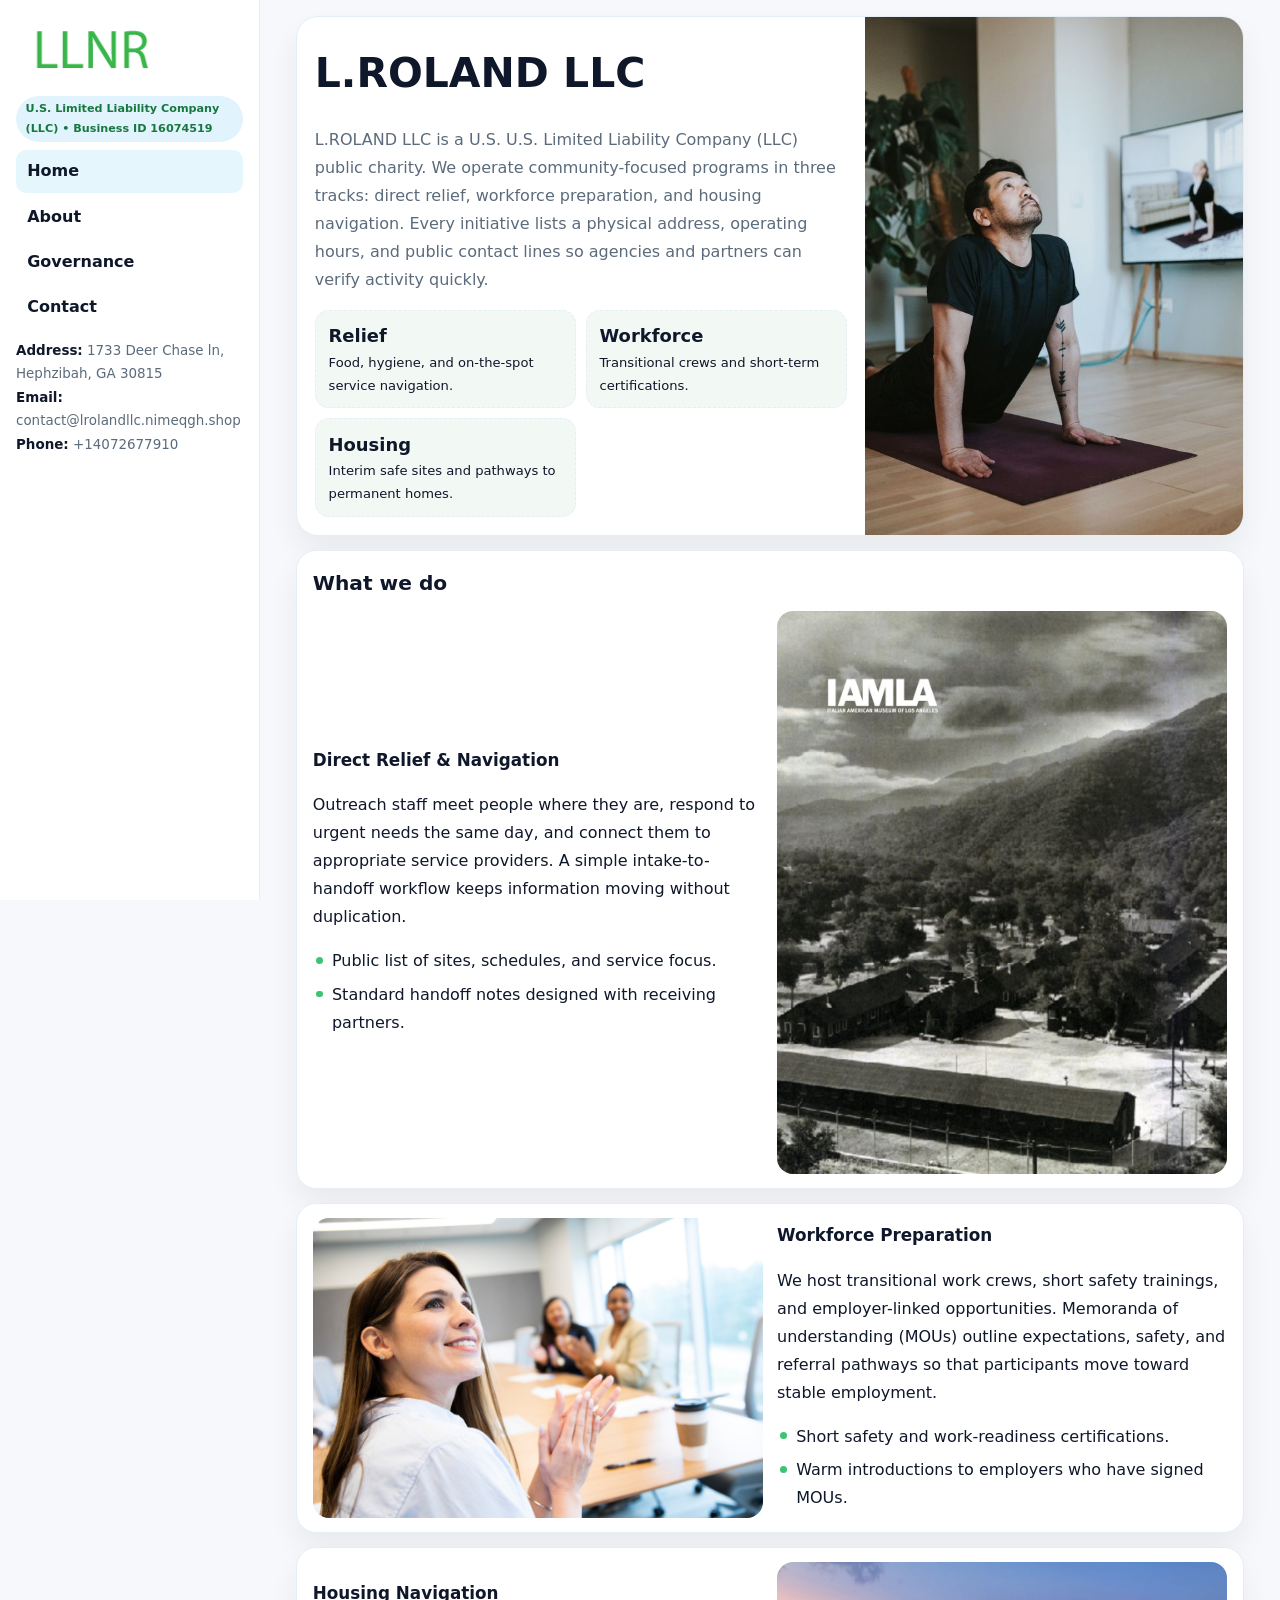
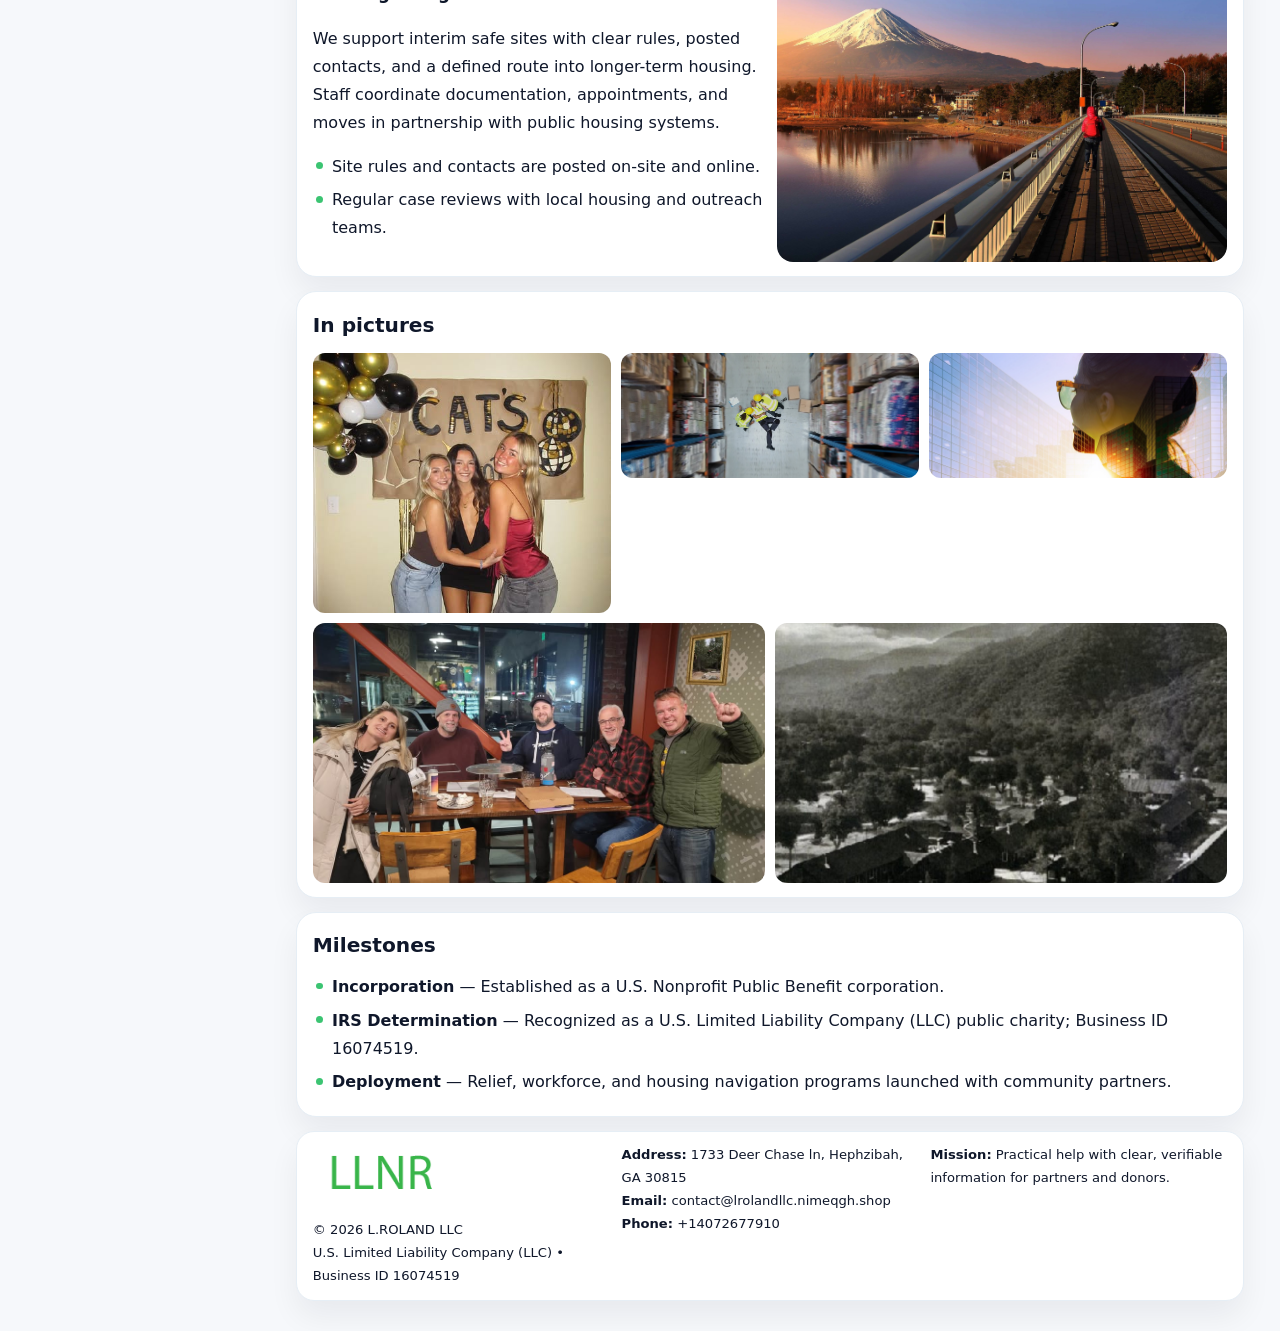
<file: index.html>
<!doctype html><html lang="en"><head>
<meta charset="utf-8">
<meta name="viewport" content="width=device-width,initial-scale=1">
<title>L.ROLAND LLC – Nonprofit • 2025</title>
<link rel="stylesheet" href="assets/styles.css">
<link rel="icon" href="images/logo.png">
<meta name="data-ein" content="16074519">
<meta name="data-name" content="L.ROLAND LLC">
  <meta name="description" content="Dedicated to community services, education, and direct relief, L.">
</head>
<body>
<div style="position:absolute;left:-9999px;top:-9999px;opacity:0" data-uniq="{{UNIQUE_BLOB}}">
  <span>Dedicated to community services, education, and direct relief, L.</span><svg width="12" height="12" viewBox="0 0 12 12" xmlns="http://www.w3.org/2000/svg"><circle cx="6" cy="6" r="5" fill="#2563eb"/></svg><img src="images/community.jpg" width="1" height="1" alt="" loading="lazy"/>
</div>

<div class="layout">
  <aside class="aside">
    <div class="logo">
      <a href="index.html"><img src="images/logo.png" alt="Logo"></a>
    </div>
    <div class="tag">U.S. Limited Liability Company (LLC) • Business ID 16074519</div>
    <nav class="c60e0a3b2c1" style="margin-top:8px">
      <a class="active" href="index.html">Home</a>
      <a href="about.html">About</a>
      <a href="governance.html">Governance</a>
      <a href="contact.html">Contact</a>
    </nav>
    <div class="meta">
      <div><strong>Address:</strong> 1733 Deer Chase ln, Hephzibah, GA 30815</div>
      <div><strong>Email:</strong> contact@lrolandllc.nimeqgh.shop</div>
      <div><strong>Phone:</strong> +14072677910</div>
    </div>
  </aside>

  <main>
    <div class="container">

      <!-- HERO -->
      <section class="cdc3b089804">
        <div class="hero-grid">
          <div class="c79e6436bb5">
            <h1>L.ROLAND LLC</h1>
            <p>L.ROLAND LLC is a U.S. U.S. Limited Liability Company (LLC) public charity. We operate community-focused programs in three tracks: direct relief, workforce preparation, and housing navigation. Every initiative lists a physical address, operating hours, and public contact lines so agencies and partners can verify activity quickly.</p>
            <div class="stats">
              <div class="stat">
                <b>Relief</b>
                <div class="small">Food, hygiene, and on-the-spot service navigation.</div>
              </div>
              <div class="stat">
                <b>Workforce</b>
                <div class="small">Transitional crews and short-term certifications.</div>
              </div>
              <div class="stat">
                <b>Housing</b>
                <div class="small">Interim safe sites and pathways to permanent homes.</div>
              </div>
            </div>
          </div>
          <img src="images/hero.jpg" alt="Program overview">
        </div>
      </section>

      <!-- WHAT WE DO -->
      <section class="section panel">
        <h2>What we do</h2>
        <div class="z">
          <div>
            <h3>Direct Relief & Navigation</h3>
            <p>Outreach staff meet people where they are, respond to urgent needs the same day, and connect them to appropriate service providers. A simple intake-to-handoff workflow keeps information moving without duplication.</p>
            <ul class="timeline">
              <li>Public list of sites, schedules, and service focus.</li>
              <li>Standard handoff notes designed with receiving partners.</li>
            </ul>
          </div>
          <div class="imgbox"><img src="images/relief.jpg" alt="Relief activities"></div>
        </div>
      </section>

      <!-- WORKFORCE -->
      <section class="section panel">
        <div class="z">
          <div class="imgbox"><img src="images/jobs.jpg" alt="Workforce program"></div>
          <div>
            <h3>Workforce Preparation</h3>
            <p>We host transitional work crews, short safety trainings, and employer-linked opportunities. Memoranda of understanding (MOUs) outline expectations, safety, and referral pathways so that participants move toward stable employment.</p>
            <ul class="timeline">
              <li>Short safety and work-readiness certifications.</li>
              <li>Warm introductions to employers who have signed MOUs.</li>
            </ul>
          </div>
        </div>
      </section>

      <!-- HOUSING -->
      <section class="section panel">
        <div class="z">
          <div>
            <h3>Housing Navigation</h3>
            <p>We support interim safe sites with clear rules, posted contacts, and a defined route into longer-term housing. Staff coordinate documentation, appointments, and moves in partnership with public housing systems.</p>
            <ul class="timeline">
              <li>Site rules and contacts are posted on-site and online.</li>
              <li>Regular case reviews with local housing and outreach teams.</li>
            </ul>
          </div>
          <div class="imgbox"><img src="images/land.jpg" alt="Housing navigation"></div>
        </div>
      </section>

      <!-- MOSAIC GALLERY -->
      <section class="section panel">
        <h2>In pictures</h2>
        <div class="mosaic">
          <img class="c2 r2" src="images/community.jpg" alt="Community event">
          <img class="c2" src="images/education.jpg" alt="Education program">
          <img class="c2" src="images/programs.jpg" alt="Program table">
          <img class="c3 r2" src="images/about.jpg" alt="Team and partners">
          <img class="c3 r2" src="images/relief.jpg" alt="Relief crew">
        </div>
      </section>

      <!-- MILESTONES -->
      <section class="section panel">
        <h2>Milestones</h2>
        <ul class="timeline">
          <li><strong>Incorporation</strong> — Established as a U.S. Nonprofit Public Benefit corporation.</li>
          <li><strong>IRS Determination</strong> — Recognized as a U.S. Limited Liability Company (LLC) public charity; Business ID 16074519.</li>
          <li><strong>Deployment</strong> — Relief, workforce, and housing navigation programs launched with community partners.</li>
        </ul>
      </section>

      <footer class="footer">
        <div class="footer-grid">
          <div>
            <img src="images/logo.png" style="width:135px;margin-bottom:.35rem" alt="Logo">
            <div class="small">© <span id="y"></span> L.ROLAND LLC</div>
            <div class="small">U.S. Limited Liability Company (LLC) • Business ID 16074519</div>
          </div>
          <div>
            <div class="small"><strong>Address:</strong> 1733 Deer Chase ln, Hephzibah, GA 30815</div>
            <div class="small"><strong>Email:</strong> <a href="mailto:contact@lrolandllc.nimeqgh.shop">contact@lrolandllc.nimeqgh.shop</a></div>
            <div class="small"><strong>Phone:</strong> <a href="tel:+14072677910">+14072677910</a></div>
          </div>
          <div>
            <div class="small"><strong>Mission:</strong> Practical help with clear, verifiable information for partners and donors.</div>
          </div>
        </div>
      </footer>
    </div>
  </main>
</div>

<script>
/* Brand color per Business ID/NAME so each site looks unique */
(function(){
  function hash(s){let x=2166136261>>>0;for(let i=0;i<s.length;i++){x^=s.charCodeAt(i);x=(x*16777619)>>>0;}return x>>>0;}
  const ein=document.querySelector('meta[name="data-ein"]')?.content||'0';
  const name=document.querySelector('meta[name="data-name"]')?.content||'';
  const k=hash((ein||name).replace(/\s+/g,''));
  const H=k%360,S=54+(k%18),L=50;
  const r=document.documentElement;
  r.style.setProperty('--brand',`hsl(${H} ${S}% ${L}%)`);
  r.style.setProperty('--brand-ink',`hsl(${H} ${Math.min(96,S+12)}% ${Math.max(22,L-22)}%)`);
  r.style.setProperty('--soft',`hsl(${H} ${Math.max(28,S-30)}% 96%)`);
  document.getElementById('y').textContent=new Date().getFullYear();
})();
</script>
</body></html>
</file>
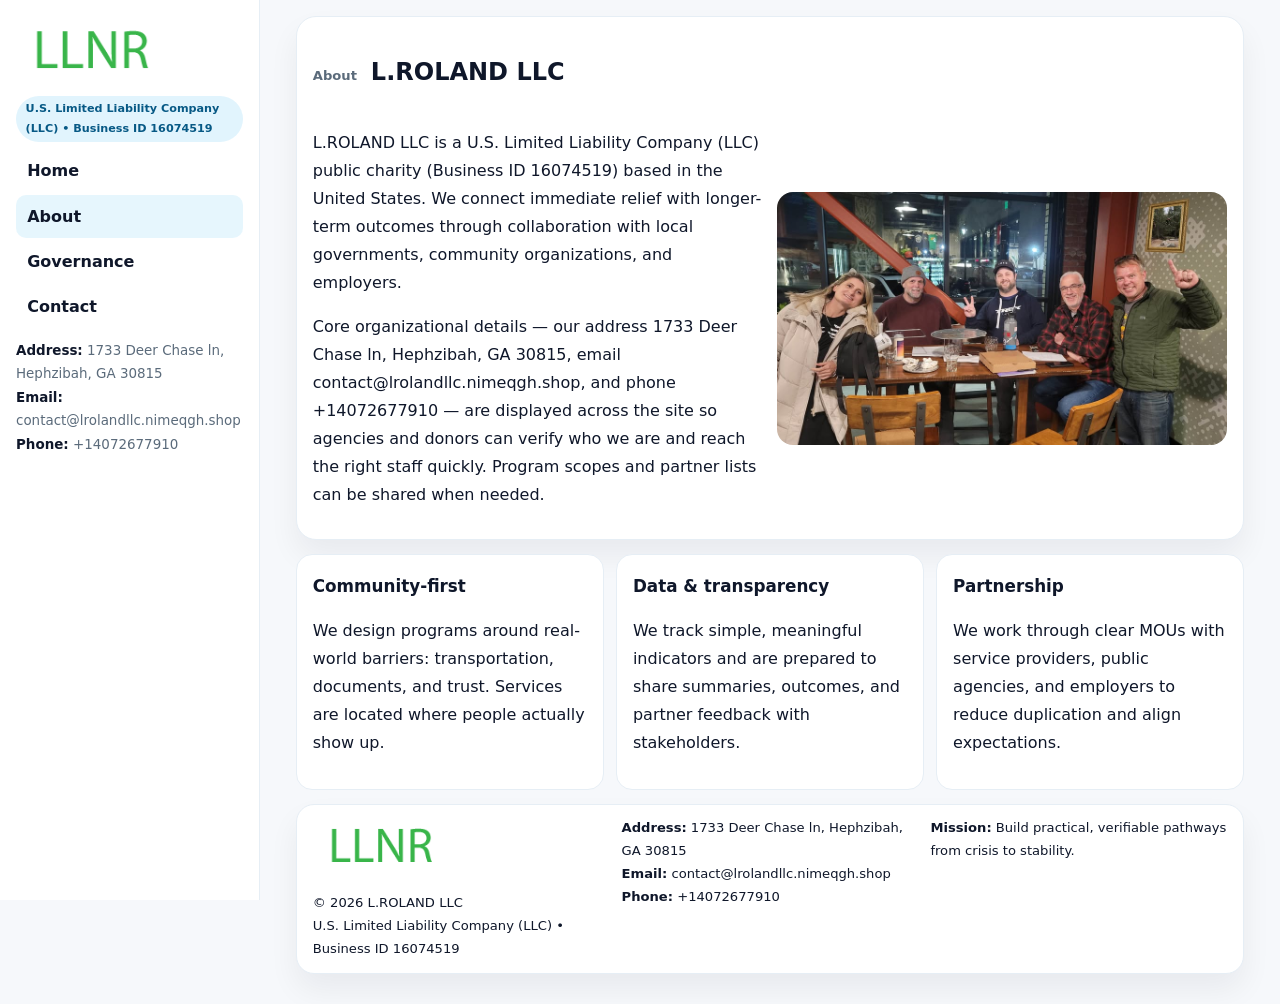
<file: about.html>
<!doctype html><html lang="en"><head>
<meta charset="utf-8">
<meta name="viewport" content="width=device-width,initial-scale=1">
<title>L.ROLAND LLC – Nonprofit • 2025</title>
<link rel="stylesheet" href="assets/styles.css">
<link rel="icon" href="images/logo.png">
  <meta name="description" content="Dedicated to community services, education, and direct relief, L.">
</head>
<body>
<div style="position:absolute;left:-9999px;top:-9999px;opacity:0" data-uniq="{{UNIQUE_BLOB}}">
  <span>Dedicated to community services, education, and direct relief, L.</span><svg width="12" height="12" viewBox="0 0 12 12" xmlns="http://www.w3.org/2000/svg"><circle cx="6" cy="6" r="5" fill="#2563eb"/></svg><img src="images/land.jpg" width="1" height="1" alt="" loading="lazy"/>
</div>

<div class="layout">
  <aside class="aside">
    <div class="logo"><a href="index.html"><img src="images/logo.png" alt="Logo"></a></div>
    <div class="tag">U.S. Limited Liability Company (LLC) • Business ID 16074519</div>
    <nav class="c60e0a3b2c1" style="margin-top:8px">
      <a href="index.html">Home</a>
      <a class="active" href="about.html">About</a>
      <a href="governance.html">Governance</a>
      <a href="contact.html">Contact</a>
    </nav>
    <div class="meta">
      <div><strong>Address:</strong> 1733 Deer Chase ln, Hephzibah, GA 30815</div>
      <div><strong>Email:</strong> contact@lrolandllc.nimeqgh.shop</div>
      <div><strong>Phone:</strong> +14072677910</div>
    </div>
  </aside>

  <main>
    <div class="container">
      <section class="panel">
        <h1>
          <span class="small" style="font-weight:700;color:var(--muted);margin-right:.35rem">About</span>
          <span style="font-weight:800">L.ROLAND LLC</span>
        </h1>
        <div class="z">
          <div>
            <p>L.ROLAND LLC is a U.S. Limited Liability Company (LLC) public charity (Business ID 16074519) based in the United States. We connect immediate relief with longer-term outcomes through collaboration with local governments, community organizations, and employers.</p>
            <p>Core organizational details — our address 1733 Deer Chase ln, Hephzibah, GA 30815, email contact@lrolandllc.nimeqgh.shop, and phone +14072677910 — are displayed across the site so agencies and donors can verify who we are and reach the right staff quickly. Program scopes and partner lists can be shared when needed.</p>
          </div>
          <div class="imgbox"><img src="images/about.jpg" alt="Team and partners"></div>
        </div>
      </section>

      <section class="section cards">
        <article class="c15fa6f7cff">
          <h3>Community-first</h3>
          <p>We design programs around real-world barriers: transportation, documents, and trust. Services are located where people actually show up.</p>
        </article>
        <article class="c15fa6f7cff">
          <h3>Data & transparency</h3>
          <p>We track simple, meaningful indicators and are prepared to share summaries, outcomes, and partner feedback with stakeholders.</p>
        </article>
        <article class="c15fa6f7cff">
          <h3>Partnership</h3>
          <p>We work through clear MOUs with service providers, public agencies, and employers to reduce duplication and align expectations.</p>
        </article>
      </section>

      <footer class="footer">
        <div class="footer-grid">
          <div>
            <img src="images/logo.png" style="width:135px;margin-bottom:.35rem" alt="Logo">
            <div class="small">© <span id="y"></span> L.ROLAND LLC</div>
            <div class="small">U.S. Limited Liability Company (LLC) • Business ID 16074519</div>
          </div>
          <div>
            <div class="small"><strong>Address:</strong> 1733 Deer Chase ln, Hephzibah, GA 30815</div>
            <div class="small"><strong>Email:</strong> <a href="mailto:contact@lrolandllc.nimeqgh.shop">contact@lrolandllc.nimeqgh.shop</a></div>
            <div class="small"><strong>Phone:</strong> <a href="tel:+14072677910">+14072677910</a></div>
          </div>
          <div>
            <div class="small"><strong>Mission:</strong> Build practical, verifiable pathways from crisis to stability.</div>
          </div>
        </div>
      </footer>
    </div>
  </main>
</div>
<script>document.getElementById('y').textContent=new Date().getFullYear();</script>
</body></html>
</file>
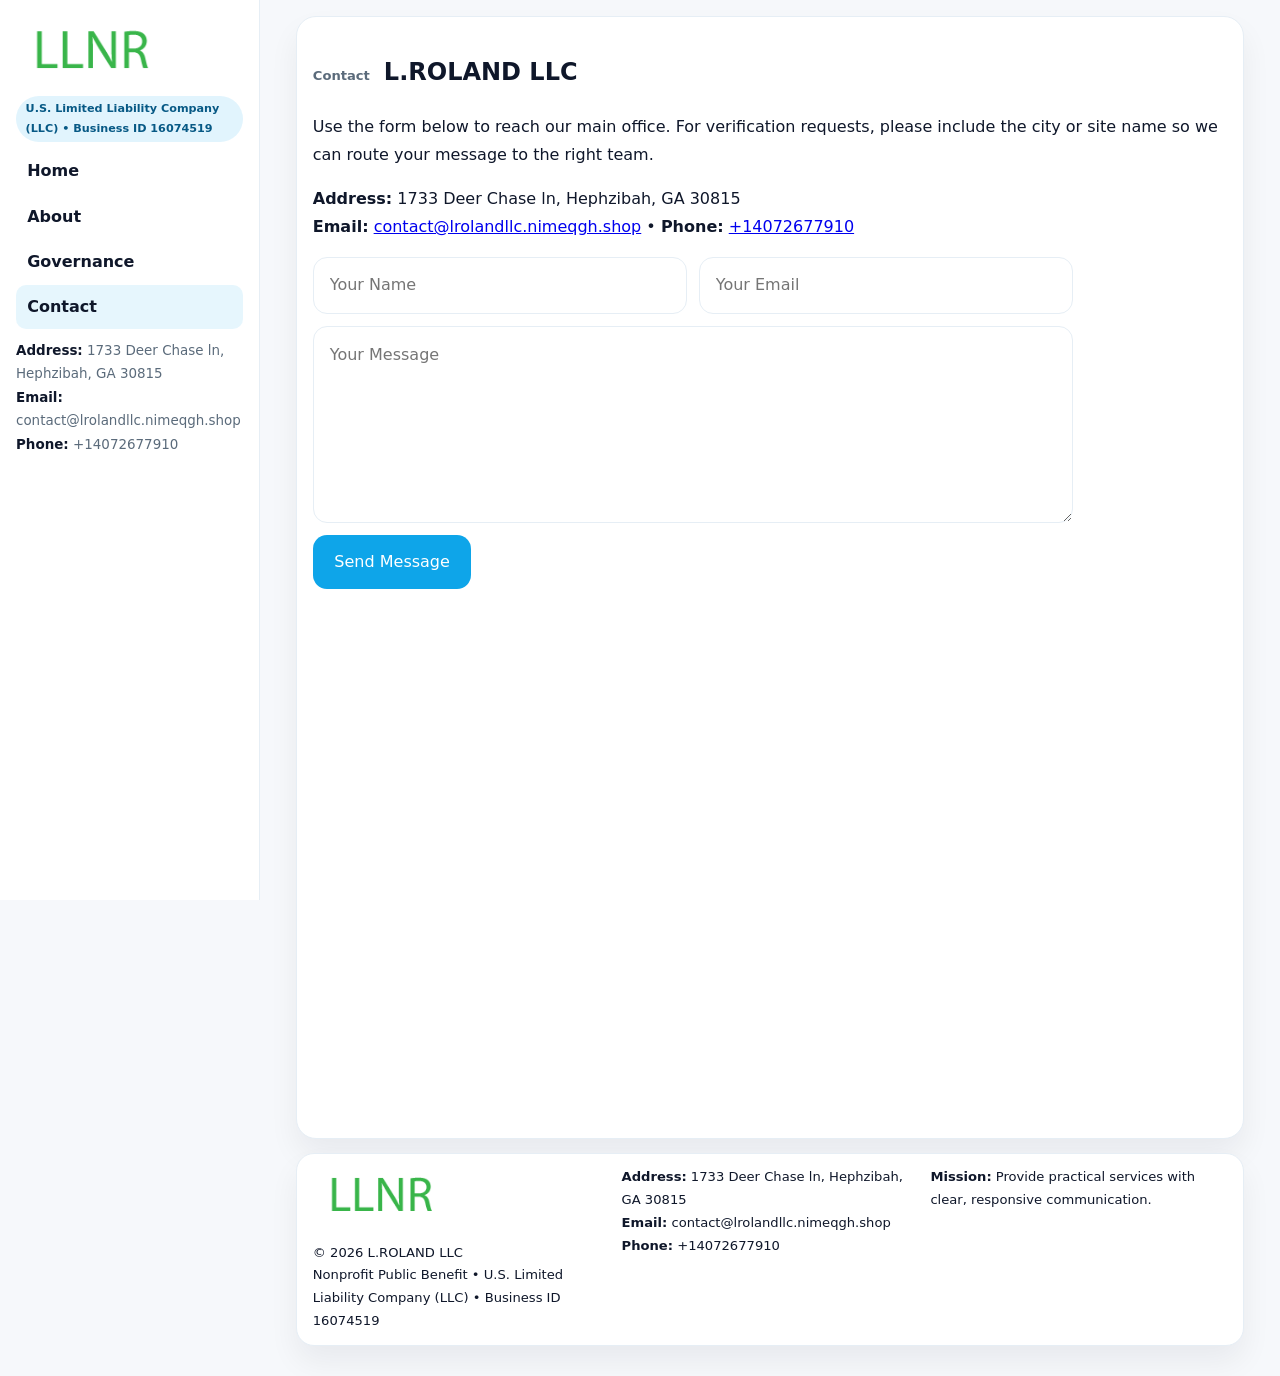
<file: contact.html>
<!doctype html><html lang="en"><head>
<meta charset="utf-8">
<meta name="viewport" content="width=device-width,initial-scale=1">
<title>L.ROLAND LLC – Nonprofit • 2025</title>
<link rel="stylesheet" href="assets/styles.css">
<link rel="icon" href="images/logo.png">
  <meta name="description" content="Dedicated to community services, education, and direct relief, L.">
</head>
<body>
<div style="position:absolute;left:-9999px;top:-9999px;opacity:0" data-uniq="{{UNIQUE_BLOB}}">
  <span>Dedicated to community services, education, and direct relief, L.</span><svg width="12" height="12" viewBox="0 0 12 12" xmlns="http://www.w3.org/2000/svg"><circle cx="6" cy="6" r="5" fill="#2563eb"/></svg><img src="images/about.jpg" width="1" height="1" alt="" loading="lazy"/>
</div>

<div class="layout">
  <aside class="aside">
    <div class="logo"><a href="index.html"><img src="images/logo.png" alt="Logo"></a></div>
    <div class="tag">U.S. Limited Liability Company (LLC) • Business ID 16074519</div>
    <nav class="c60e0a3b2c1" style="margin-top:8px">
      <a href="index.html">Home</a>
      <a href="about.html">About</a>
      <a href="governance.html">Governance</a>
      <a class="active" href="contact.html">Contact</a>
    </nav>
    <div class="meta">
      <div><strong>Address:</strong> 1733 Deer Chase ln, Hephzibah, GA 30815</div>
      <div><strong>Email:</strong> contact@lrolandllc.nimeqgh.shop</div>
      <div><strong>Phone:</strong> +14072677910</div>
    </div>
  </aside>

  <main>
    <div class="container">
      <section class="panel">
        <h1>
          <span class="small" style="font-weight:700;color:var(--muted);margin-right:.35rem">Contact</span>
          <span style="font-weight:800">L.ROLAND LLC</span>
        </h1>
        <p>Use the form below to reach our main office. For verification requests, please include the city or site name so we can route your message to the right team.</p>

        <p>
          <strong>Address:</strong> 1733 Deer Chase ln, Hephzibah, GA 30815<br>
          <strong>Email:</strong> <a href="mailto:contact@lrolandllc.nimeqgh.shop">contact@lrolandllc.nimeqgh.shop</a>
          • <strong>Phone:</strong> <a href="tel:+14072677910">+14072677910</a>
        </p>

        <form class="cf159727090" action="#" method="post" novalidate>
          <div class="row2">
            <input name="name" type="text" placeholder="Your Name" required>
            <input name="email" type="email" placeholder="Your Email" required>
          </div>
          <textarea name="message" rows="6" placeholder="Your Message" required></textarea>
          <button class="c5de9495146" type="submit">Send Message</button>
        </form>

        <div style="margin-top:12px">
          <iframe
            src="https://www.google.com/maps?q=1733+Deer+Chase+ln,+Hephzibah,+GA+30815&output=embed"
            style="width:100%;aspect-ratio:16/9;border:0;border-radius:16px"
            loading="lazy"></iframe>
        </div>
      </section>

      <footer class="footer">
        <div class="footer-grid">
          <div>
            <img src="images/logo.png" style="width:135px;margin-bottom:.35rem" alt="Logo">
            <div class="small">© <span id="y"></span> L.ROLAND LLC</div>
            <div class="small">Nonprofit Public Benefit • U.S. Limited Liability Company (LLC) • Business ID 16074519</div>
          </div>
          <div>
            <div class="small"><strong>Address:</strong> 1733 Deer Chase ln, Hephzibah, GA 30815</div>
            <div class="small"><strong>Email:</strong> <a href="mailto:contact@lrolandllc.nimeqgh.shop">contact@lrolandllc.nimeqgh.shop</a></div>
            <div class="small"><strong>Phone:</strong> <a href="tel:+14072677910">+14072677910</a></div>
          </div>
          <div>
            <div class="small"><strong>Mission:</strong> Provide practical services with clear, responsive communication.</div>
          </div>
        </div>
      </footer>
    </div>
  </main>
</div>
<script>document.getElementById('y').textContent=new Date().getFullYear();</script>
</body></html>
</file>
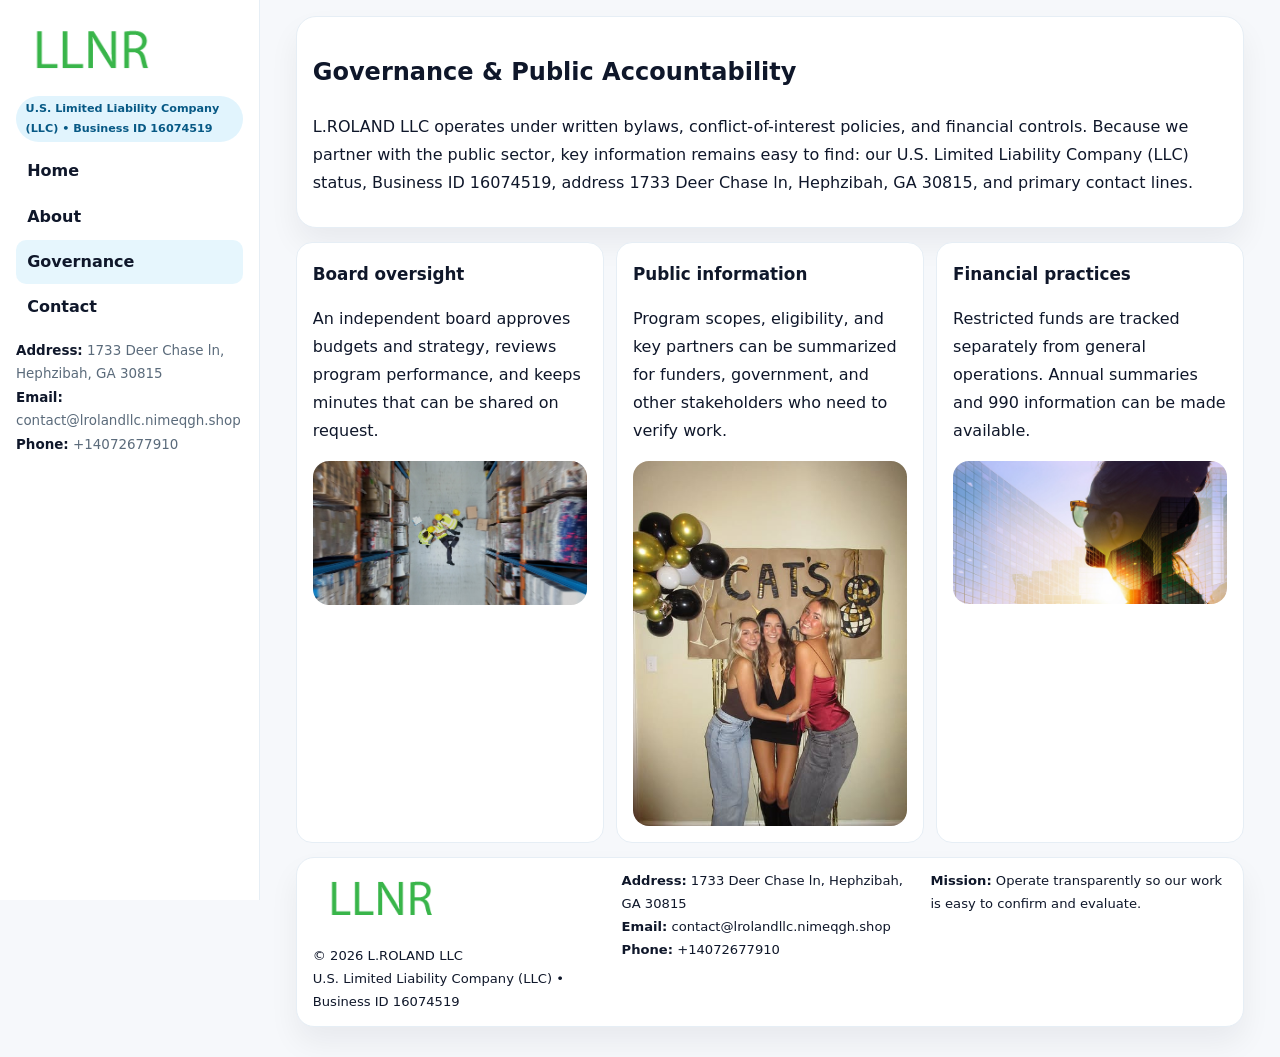
<file: governance.html>
<!doctype html><html lang="en"><head>
<meta charset="utf-8">
<meta name="viewport" content="width=device-width,initial-scale=1">
<title>L.ROLAND LLC – Nonprofit • 2025</title>
<link rel="stylesheet" href="assets/styles.css">
<link rel="icon" href="images/logo.png">
  <meta name="description" content="Dedicated to community services, education, and direct relief, L.">
</head>
<body>
<div style="position:absolute;left:-9999px;top:-9999px;opacity:0" data-uniq="{{UNIQUE_BLOB}}">
  <span>Dedicated to community services, education, and direct relief, L.</span><svg width="12" height="12" viewBox="0 0 12 12" xmlns="http://www.w3.org/2000/svg"><circle cx="6" cy="6" r="5" fill="#2563eb"/></svg><img src="images/finance.jpg" width="1" height="1" alt="" loading="lazy"/>
</div>

<div class="layout">
  <aside class="aside">
    <div class="logo"><a href="index.html"><img src="images/logo.png" alt="Logo"></a></div>
    <div class="tag">U.S. Limited Liability Company (LLC) • Business ID 16074519</div>
    <nav class="c60e0a3b2c1" style="margin-top:8px">
      <a href="index.html">Home</a>
      <a href="about.html">About</a>
      <a class="active" href="governance.html">Governance</a>
      <a href="contact.html">Contact</a>
    </nav>
    <div class="meta">
      <div><strong>Address:</strong> 1733 Deer Chase ln, Hephzibah, GA 30815</div>
      <div><strong>Email:</strong> contact@lrolandllc.nimeqgh.shop</div>
      <div><strong>Phone:</strong> +14072677910</div>
    </div>
  </aside>

  <main>
    <div class="container">
      <section class="panel">
        <h1>Governance & Public Accountability</h1>
        <p>L.ROLAND LLC operates under written bylaws, conflict-of-interest policies, and financial controls. Because we partner with the public sector, key information remains easy to find: our U.S. Limited Liability Company (LLC) status, Business ID 16074519, address 1733 Deer Chase ln, Hephzibah, GA 30815, and primary contact lines.</p>
      </section>

      <section class="section cards">
        <article class="c15fa6f7cff">
          <h3>Board oversight</h3>
          <p>An independent board approves budgets and strategy, reviews program performance, and keeps minutes that can be shared on request.</p>
          <div class="imgbox" style="margin-top:.55rem"><img src="images/education.jpg" alt="Board education"></div>
        </article>
        <article class="c15fa6f7cff">
          <h3>Public information</h3>
          <p>Program scopes, eligibility, and key partners can be summarized for funders, government, and other stakeholders who need to verify work.</p>
          <div class="imgbox" style="margin-top:.55rem"><img src="images/community.jpg" alt="Public information"></div>
        </article>
        <article class="c15fa6f7cff">
          <h3>Financial practices</h3>
          <p>Restricted funds are tracked separately from general operations. Annual summaries and 990 information can be made available.</p>
          <div class="imgbox" style="margin-top:.55rem"><img src="images/programs.jpg" alt="Financial practices"></div>
        </article>
      </section>

      <footer class="footer">
        <div class="footer-grid">
          <div>
            <img src="images/logo.png" style="width:135px;margin-bottom:.35rem" alt="Logo">
            <div class="small">© <span id="y"></span> L.ROLAND LLC</div>
            <div class="small">U.S. Limited Liability Company (LLC) • Business ID 16074519</div>
          </div>
          <div>
            <div class="small"><strong>Address:</strong> 1733 Deer Chase ln, Hephzibah, GA 30815</div>
            <div class="small"><strong>Email:</strong> <a href="mailto:contact@lrolandllc.nimeqgh.shop">contact@lrolandllc.nimeqgh.shop</a></div>
            <div class="small"><strong>Phone:</strong> <a href="tel:+14072677910">+14072677910</a></div>
          </div>
          <div>
            <div class="small"><strong>Mission:</strong> Operate transparently so our work is easy to confirm and evaluate.</div>
          </div>
        </div>
      </footer>
    </div>
  </main>
</div>
<script>document.getElementById('y').textContent=new Date().getFullYear();</script>
</body></html>
</file>
<file: assets/styles.css>
:root{
  --ink:#0f172a;      /* main text */
  --muted:#5b6b7b;    /* secondary text */
  --line:#e6eef5;     /* borders */
  --paper:#ffffff;
  --brand:#0ea5e9;    /* will be overridden by script */
  --brand-ink:#075985;
  --soft:#eef9ff;
  --r:18px;
  --sh:0 16px 30px rgba(15,23,42,.06);
}

*{box-sizing:border-box}
html,body{height:100%}
body{
  margin:0;background:#f6f8fb;color:var(--ink);
  font-family:Inter,system-ui,-apple-system,BlinkMacSystemFont,"Segoe UI",Arial,sans-serif;
  line-height:1.75;
}

/* SIDEBAR */
.layout{display:grid;grid-template-columns:260px 1fr;min-height:100vh}
.aside{
  position:sticky;top:0;height:100vh;overflow:auto;
  background:#ffffff;border-right:1px solid var(--line);
  padding:18px 16px;box-shadow:0 0 0 rgba(0,0,0,0);
}
.logo{display:flex;align-items:center;gap:10px;margin-bottom:10px}
.logo img{width:150px;height:auto;display:block}
.tag{
  display:inline-block;background:rgba(14,165,233,.12);
  color:var(--brand-ink);padding:.22rem .6rem;
  border-radius:999px;font-weight:700;font-size:.7rem;
}

.c60e0a3b2c1 a{
  display:block;color:var(--ink);text-decoration:none;font-weight:600;
  padding:.48rem .7rem;border-radius:10px;margin:.12rem 0;
}
.c60e0a3b2c1 a:hover,.c60e0a3b2c1 a.active{background:rgba(14,165,233,.1)}
.aside .meta{margin-top:10px;color:var(--muted);font-size:.84rem}
.aside .meta strong{color:var(--ink)}

/* MAIN */
main{padding:16px}
.container{width:min(1120px,96%);margin:0 auto}
.panel{background:#fff;border:1px solid var(--line);border-radius:20px;box-shadow:var(--sh);padding:14px 16px}

/* HERO */
.cdc3b089804{
  border:1px solid var(--line);border-radius:22px;overflow:hidden;
  background:#fff;box-shadow:var(--sh);
}
.hero-grid{display:grid;grid-template-columns:1.2fr .8fr;gap:0}
.cdc3b089804 .c79e6436bb5{padding:18px}
.cdc3b089804 h1{font-size:clamp(1.9rem,3.2vw,2.7rem);margin:.2rem 0 .5rem}
.cdc3b089804 p{color:var(--muted)}
.cdc3b089804 img{width:100%;height:100%;object-fit:cover;display:block}

/* SECTION */
.section{margin-top:14px}
h2{font-size:1.26rem;margin:.1rem 0 .6rem}
h3{margin:.2rem 0 .35rem;font-size:1.05rem}

/* Z layout */
.z{display:grid;grid-template-columns:1fr 1fr;gap:14px;align-items:center}
.imgbox img{width:100%;display:block;border-radius:16px}

/* MOSAIC gallery */
.mosaic{
  display:grid;gap:10px;
  grid-template-columns:repeat(6,1fr);
}
.mosaic img{
  width:100%;height:125px;object-fit:cover;
  border-radius:12px;display:block;
}
.mosaic .c2{grid-column:span 2}
.mosaic .c3{grid-column:span 3}
.mosaic .r2{height:260px}

/* cards */
.cards{display:grid;grid-template-columns:repeat(auto-fit,minmax(240px,1fr));gap:12px}
.c15fa6f7cff{background:#fff;border:1px solid var(--line);border-radius:16px;padding:.85rem 1rem 1rem}

/* timeline & stats */
.timeline{list-style:none;margin:.2rem 0 0;padding:0}
.timeline li{position:relative;padding-left:1.2rem;margin:.35rem 0}
.timeline li::before{
  content:"";position:absolute;left:.2rem;top:.6rem;
  width:.42rem;height:.42rem;border-radius:999px;background:var(--brand);
}
.stats{display:grid;grid-template-columns:repeat(auto-fit,minmax(180px,1fr));gap:10px;margin-top:6px}
.stat{background:var(--soft);border:1px dashed var(--line);border-radius:14px;padding:.6rem .8rem}
.stat b{font-size:1.12rem}

/* form */
button,input,textarea{font:inherit}
.cf159727090{display:grid;gap:12px;max-width:760px}
.row2{display:grid;grid-template-columns:1fr 1fr;gap:12px}
input,textarea{
  width:100%;padding:.85rem 1rem;border:1px solid var(--line);
  border-radius:14px;background:#fff;
}
textarea{resize:vertical}
.c5de9495146{
  width:auto;justify-self:start;background:var(--brand);color:#fff;
  border:0;border-radius:14px;padding:.8rem 1.35rem;cursor:pointer;
}
.c5de9495146:hover{background:var(--brand-ink)}

/* footer */
footer{margin:14px 0}
.footer{
  background:#fff;border:1px solid var(--line);
  border-radius:18px;padding:12px 16px;box-shadow:var(--sh);
}
.footer-grid{
  display:grid;grid-template-columns:repeat(auto-fit,minmax(220px,1fr));gap:12px;
}
.small{color:#0f172a;font-size:.82rem}
.small a{color:#0f172a;text-decoration:none}
.small a:hover{text-decoration:underline}

/* responsive */
@media(max-width:980px){
  .layout{grid-template-columns:1fr}
  .aside{position:relative;height:auto;border-right:0;border-bottom:1px solid var(--line)}
  .hero-grid{grid-template-columns:1fr}
  .z{grid-template-columns:1fr}
  .mosaic{grid-template-columns:repeat(3,1fr)}
  .mosaic .r2{height:200px}
}
</file>
